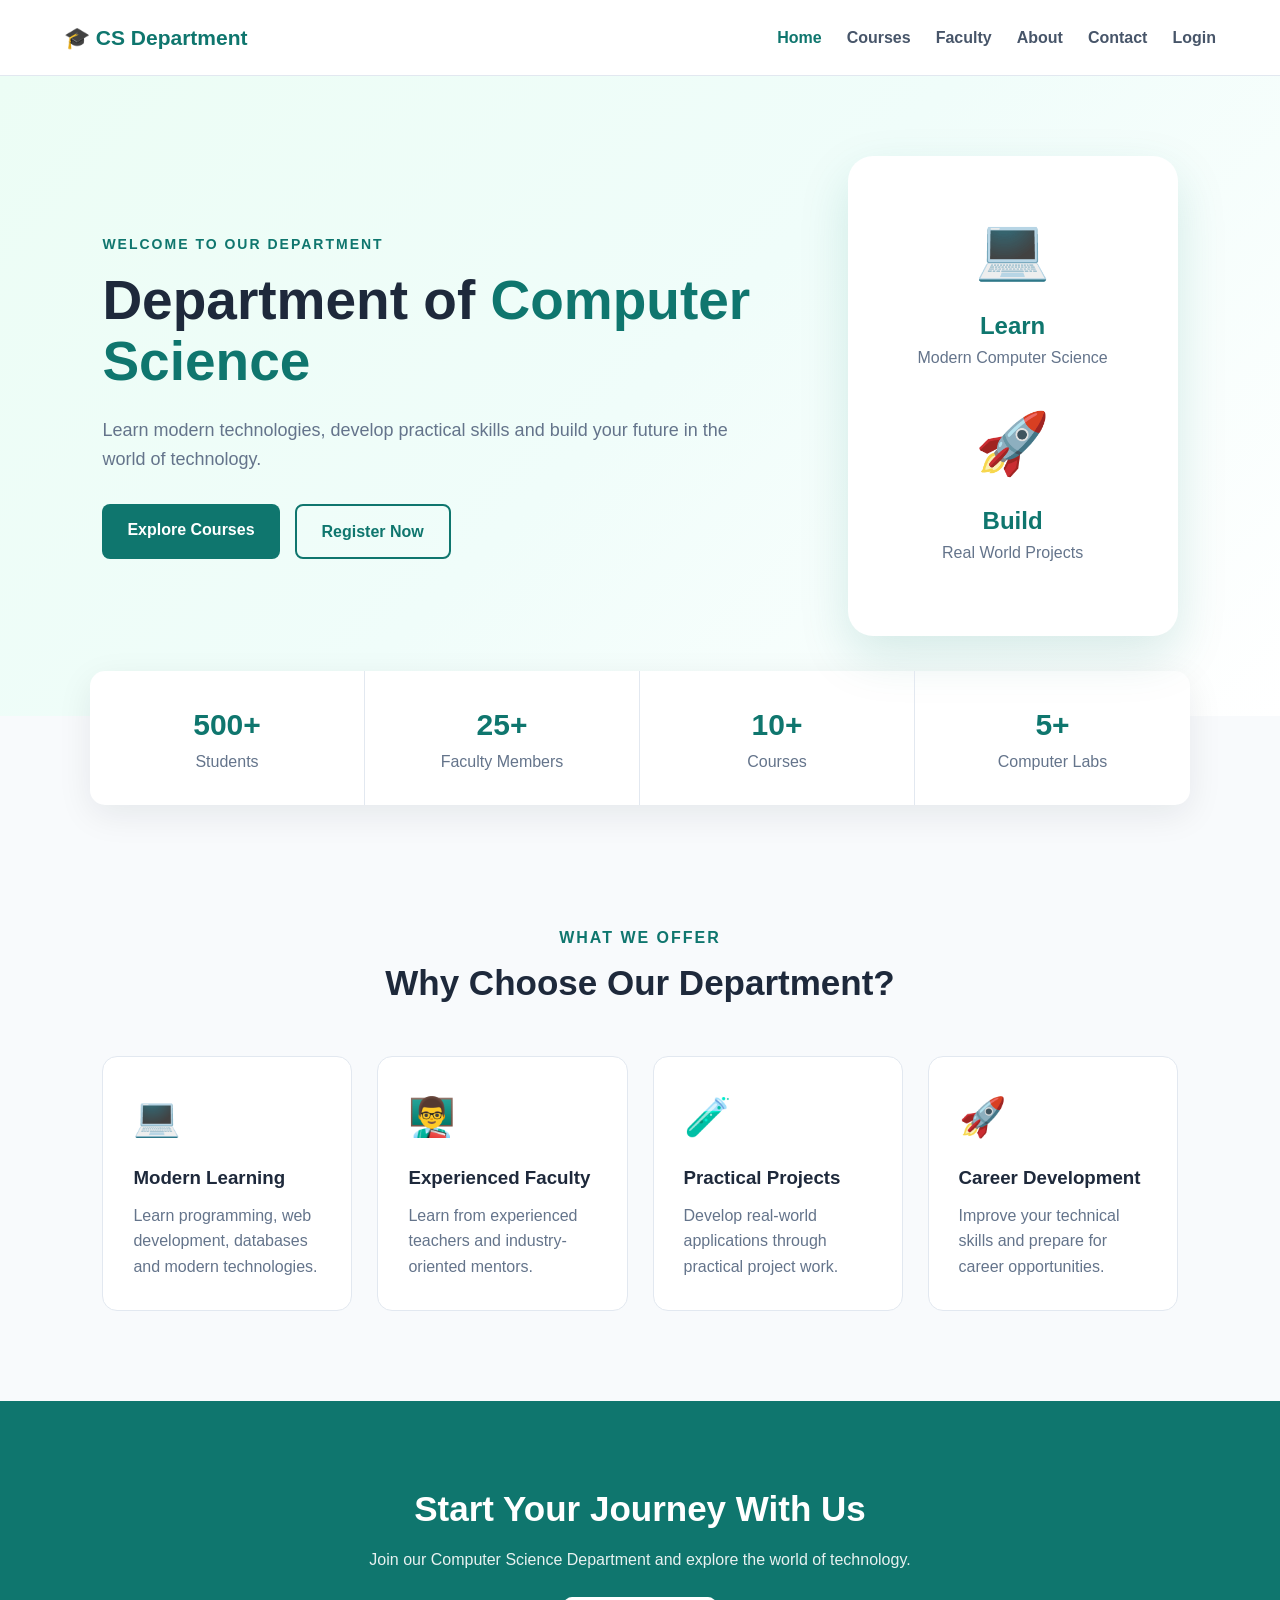
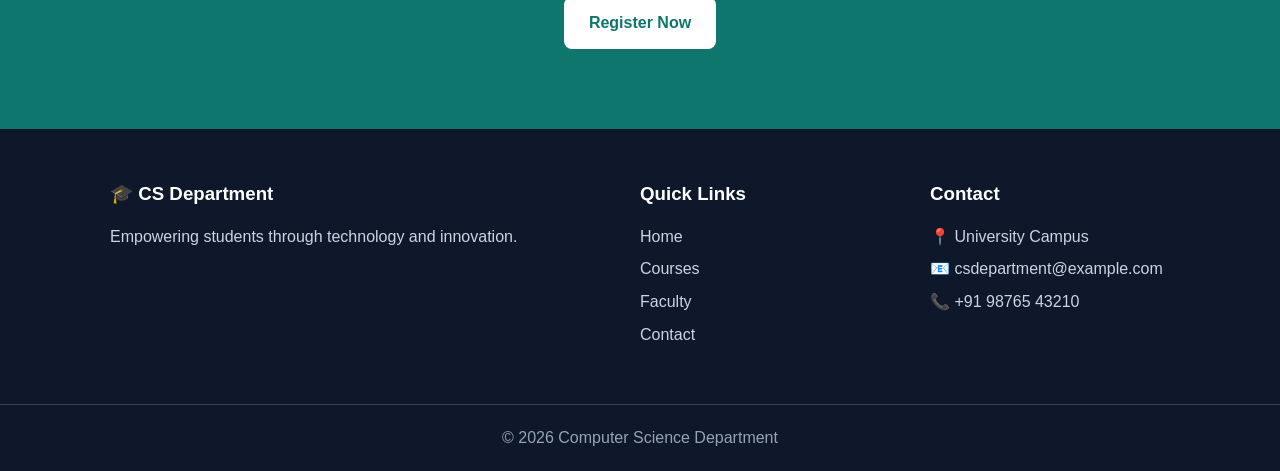
<file: index.html>
<!DOCTYPE html>
<html lang="en">

<head>
    <meta charset="UTF-8">
    <meta name="viewport" content="width=device-width, initial-scale=1.0">

    <title>Computer Science Department</title>

    <link rel="stylesheet" href="style.css">
</head>

<body>

<header>

    <nav class="navbar">

        <div class="logo">
            🎓 CS Department
        </div>

        <button class="menu-btn" onclick="toggleMenu()">
            ☰
        </button>

        <div class="nav-links" id="navLinks">

            <a href="index.html" class="active">Home</a>
            <a href="courses.html">Courses</a>
            <a href="faculty.html">Faculty</a>
            <a href="about.html">About</a>
            <a href="contact.html">Contact</a>
            <a href="login.php">Login</a>

        </div>

    </nav>

</header>


<!-- HERO -->

<section class="hero">

    <div class="hero-content">

        <p class="small-title">
            WELCOME TO OUR DEPARTMENT
        </p>

        <h1>
            Department of
            <span>Computer Science</span>
        </h1>

        <p>
            Learn modern technologies, develop practical skills
            and build your future in the world of technology.
        </p>

        <div class="hero-buttons">

            <a href="courses.html" class="btn primary-btn">
                Explore Courses
            </a>

            <a href="register.php" class="btn secondary-btn">
                Register Now
            </a>

        </div>

    </div>


    <div class="hero-card">

        <div class="floating-icon">
            💻
        </div>

        <h2>Learn</h2>

        <p>
            Modern Computer Science
        </p>


        <div class="floating-icon">
            🚀
        </div>

        <h2>Build</h2>

        <p>
            Real World Projects
        </p>

    </div>

</section>


<!-- STATISTICS -->

<section class="stats">

    <div class="stat-box">

        <h2>500+</h2>

        <p>Students</p>

    </div>


    <div class="stat-box">

        <h2>25+</h2>

        <p>Faculty Members</p>

    </div>


    <div class="stat-box">

        <h2>10+</h2>

        <p>Courses</p>

    </div>


    <div class="stat-box">

        <h2>5+</h2>

        <p>Computer Labs</p>

    </div>

</section>


<!-- FEATURES -->

<section class="features">

    <div class="section-title">

        <p>WHAT WE OFFER</p>

        <h2>
            Why Choose Our Department?
        </h2>

    </div>


    <div class="feature-container">

        <div class="feature-card">

            <div class="feature-icon">
                💻
            </div>

            <h3>
                Modern Learning
            </h3>

            <p>
                Learn programming, web development,
                databases and modern technologies.
            </p>

        </div>


        <div class="feature-card">

            <div class="feature-icon">
                👨‍🏫
            </div>

            <h3>
                Experienced Faculty
            </h3>

            <p>
                Learn from experienced teachers
                and industry-oriented mentors.
            </p>

        </div>


        <div class="feature-card">

            <div class="feature-icon">
                🧪
            </div>

            <h3>
                Practical Projects
            </h3>

            <p>
                Develop real-world applications
                through practical project work.
            </p>

        </div>


        <div class="feature-card">

            <div class="feature-icon">
                🚀
            </div>

            <h3>
                Career Development
            </h3>

            <p>
                Improve your technical skills
                and prepare for career opportunities.
            </p>

        </div>

    </div>

</section>


<!-- CTA -->

<section class="cta">

    <h2>
        Start Your Journey With Us
    </h2>

    <p>
        Join our Computer Science Department
        and explore the world of technology.
    </p>

    <a href="register.php" class="btn primary-btn">
        Register Now
    </a>

</section>


<!-- FOOTER -->

<footer>

    <div class="footer-content">

        <div>

            <h3>
                🎓 CS Department
            </h3>

            <p>
                Empowering students through
                technology and innovation.
            </p>

        </div>


        <div>

            <h3>
                Quick Links
            </h3>

            <a href="index.html">
                Home
            </a>

            <a href="courses.html">
                Courses
            </a>

            <a href="faculty.html">
                Faculty
            </a>

            <a href="contact.html">
                Contact
            </a>

        </div>


        <div>

            <h3>
                Contact
            </h3>

            <p>
                📍 University Campus
            </p>

            <p>
                📧 csdepartment@example.com
            </p>

            <p>
                📞 +91 98765 43210
            </p>

        </div>

    </div>


    <div class="copyright">

        © 2026 Computer Science Department

    </div>

</footer>


<script src="script.js"></script>

</body>

</html>
</file>
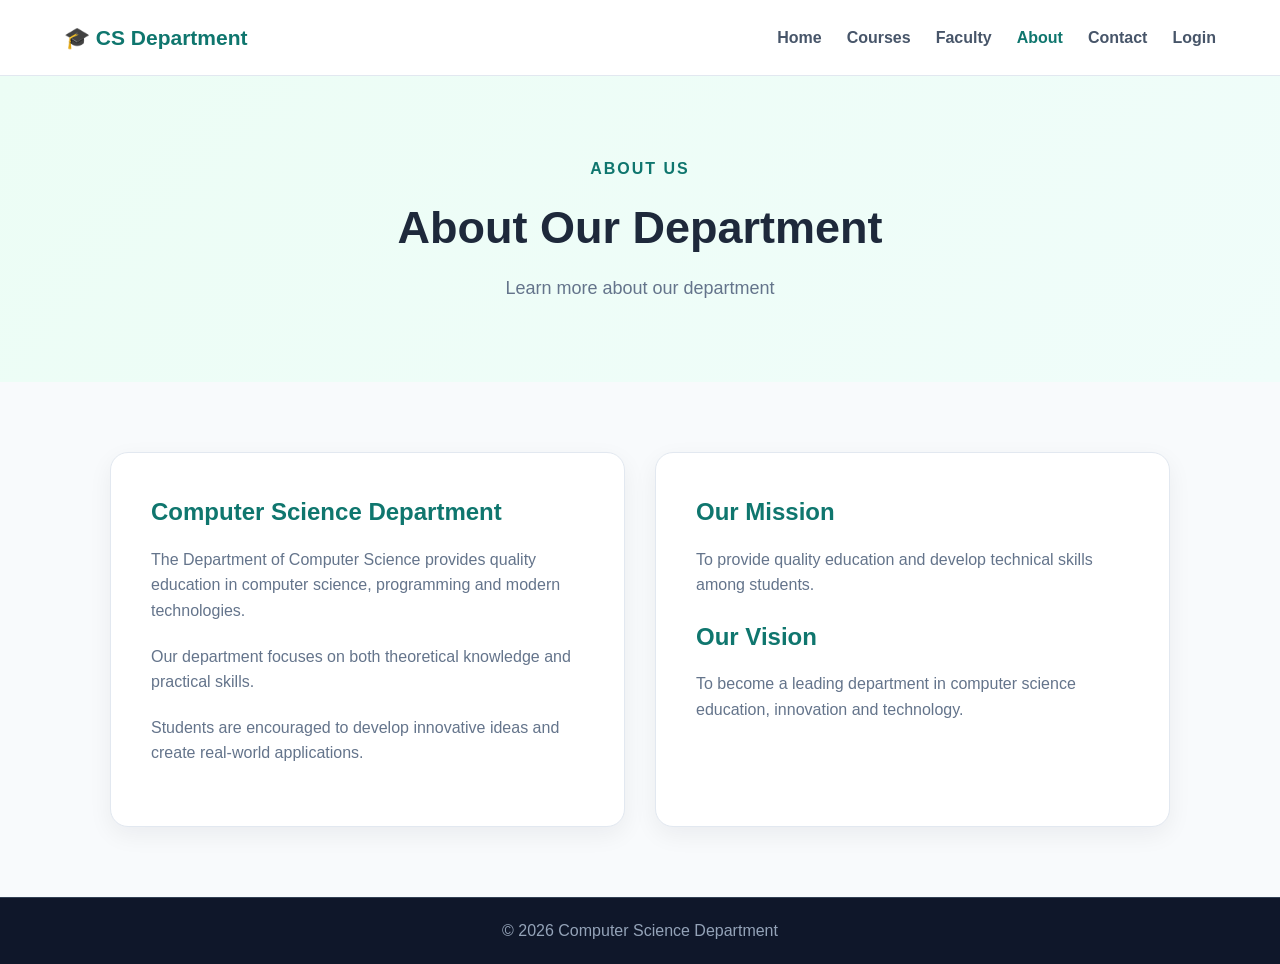
<file: about.html>
<!DOCTYPE html>
<html lang="en">

<head>

    <meta charset="UTF-8">

    <meta name="viewport"
        content="width=device-width, initial-scale=1.0">

    <title>About | CS Department</title>

    <link rel="stylesheet" href="style.css">

</head>

<body>


<header>

    <nav class="navbar">

        <div class="logo">
            🎓 CS Department
        </div>

        <button class="menu-btn"
            onclick="toggleMenu()">
            ☰
        </button>

        <div class="nav-links"
            id="navLinks">

            <a href="index.html">
                Home
            </a>

            <a href="courses.html">
                Courses
            </a>

            <a href="faculty.html">
                Faculty
            </a>

            <a href="about.html"
                class="active">
                About
            </a>

            <a href="contact.html">
                Contact
            </a>

            <a href="login.php">
                Login
            </a>

        </div>

    </nav>

</header>


<section class="page-header">

    <p>ABOUT US</p>

    <h1>
        About Our Department
    </h1>

    <span>
        Learn more about our department
    </span>

</section>


<section class="about-section">


    <div class="about-content">

        <h2>
            Computer Science Department
        </h2>

        <p>
            The Department of Computer Science
            provides quality education in computer
            science, programming and modern
            technologies.
        </p>

        <p>
            Our department focuses on both
            theoretical knowledge and practical
            skills.
        </p>

        <p>
            Students are encouraged to develop
            innovative ideas and create
            real-world applications.
        </p>

    </div>


    <div class="about-box">

        <h2>
            Our Mission
        </h2>

        <p>
            To provide quality education and
            develop technical skills among
            students.
        </p>


        <h2>
            Our Vision
        </h2>

        <p>
            To become a leading department in
            computer science education,
            innovation and technology.
        </p>

    </div>


</section>


<footer>

    <div class="copyright">

        © 2026 Computer Science Department

    </div>

</footer>


<script src="script.js"></script>

</body>

</html>
</file>
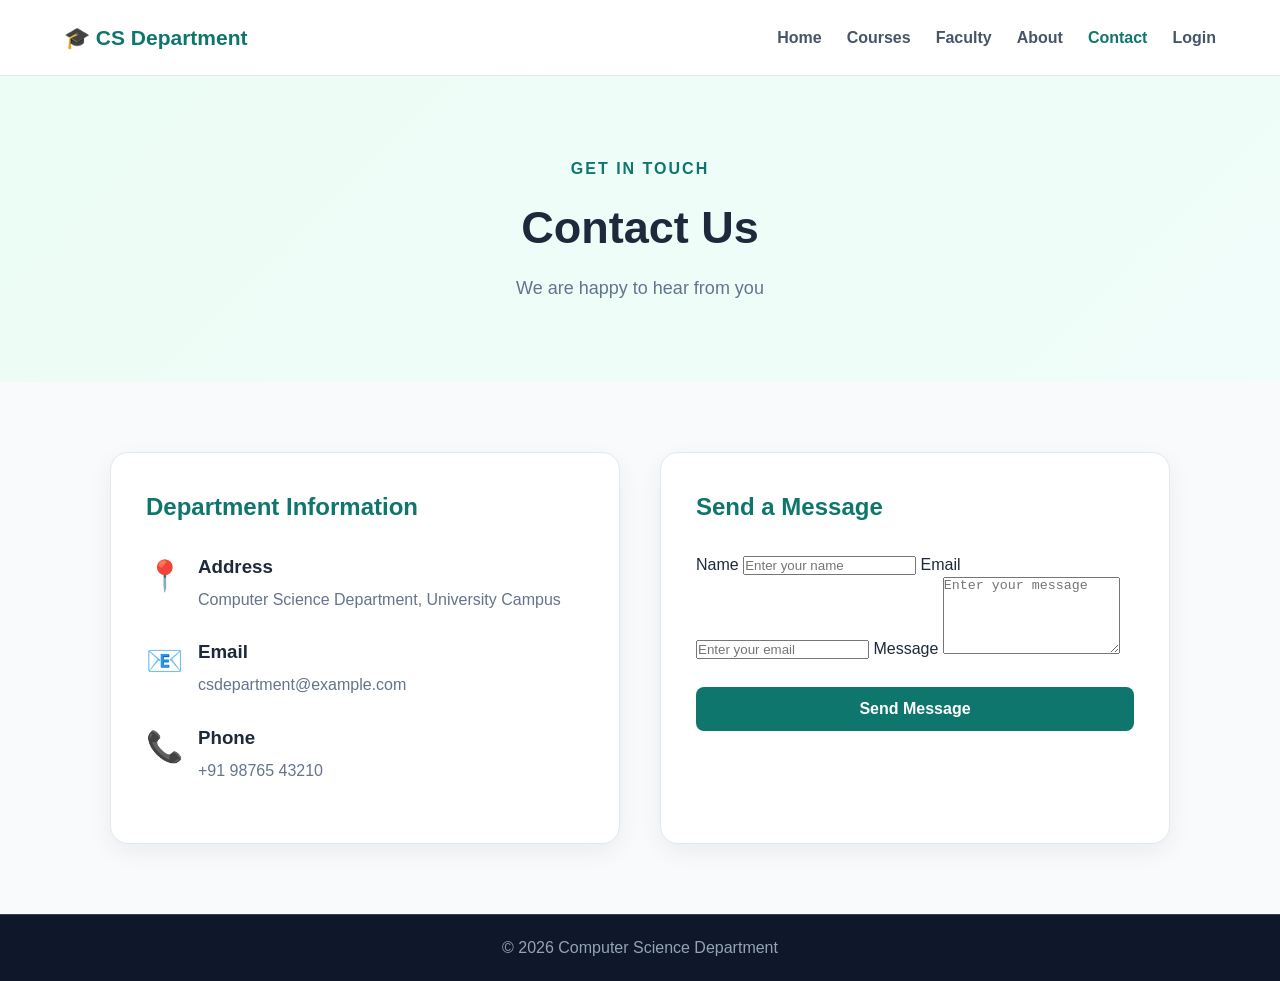
<file: contact.html>
<!DOCTYPE html>
<html lang="en">

<head>

    <meta charset="UTF-8">

    <meta name="viewport"
        content="width=device-width, initial-scale=1.0">

    <title>Contact | CS Department</title>

    <link rel="stylesheet" href="style.css">

</head>

<body>


<header>

    <nav class="navbar">

        <div class="logo">
            🎓 CS Department
        </div>

        <button class="menu-btn"
            onclick="toggleMenu()">
            ☰
        </button>

        <div class="nav-links"
            id="navLinks">

            <a href="index.html">
                Home
            </a>

            <a href="courses.html">
                Courses
            </a>

            <a href="faculty.html">
                Faculty
            </a>

            <a href="about.html">
                About
            </a>

            <a href="contact.html"
                class="active">
                Contact
            </a>

            <a href="login.php">
                Login
            </a>

        </div>

    </nav>

</header>


<section class="page-header">

    <p>GET IN TOUCH</p>

    <h1>
        Contact Us
    </h1>

    <span>
        We are happy to hear from you
    </span>

</section>


<section class="contact-section">


    <div class="contact-info">

        <h2>
            Department Information
        </h2>


        <div class="contact-item">

            <span>📍</span>

            <div>

                <h3>
                    Address
                </h3>

                <p>
                    Computer Science Department,
                    University Campus
                </p>

            </div>

        </div>


        <div class="contact-item">

            <span>📧</span>

            <div>

                <h3>
                    Email
                </h3>

                <p>
                    csdepartment@example.com
                </p>

            </div>

        </div>


        <div class="contact-item">

            <span>📞</span>

            <div>

                <h3>
                    Phone
                </h3>

                <p>
                    +91 98765 43210
                </p>

            </div>

        </div>

    </div>


    <div class="contact-form">

        <h2>
            Send a Message
        </h2>

        <form onsubmit="return contactMessage()">

            <label>
                Name
            </label>

            <input
                type="text"
                id="contactName"
                placeholder="Enter your name"
                required>


            <label>
                Email
            </label>

            <input
                type="email"
                placeholder="Enter your email"
                required>


            <label>
                Message
            </label>

            <textarea
                rows="5"
                placeholder="Enter your message"
                required></textarea>


            <button
                type="submit"
                class="form-btn">

                Send Message

            </button>

        </form>

    </div>


</section>


<footer>

    <div class="copyright">

        © 2026 Computer Science Department

    </div>

</footer>


<script src="script.js"></script>

</body>

</html>
</file>
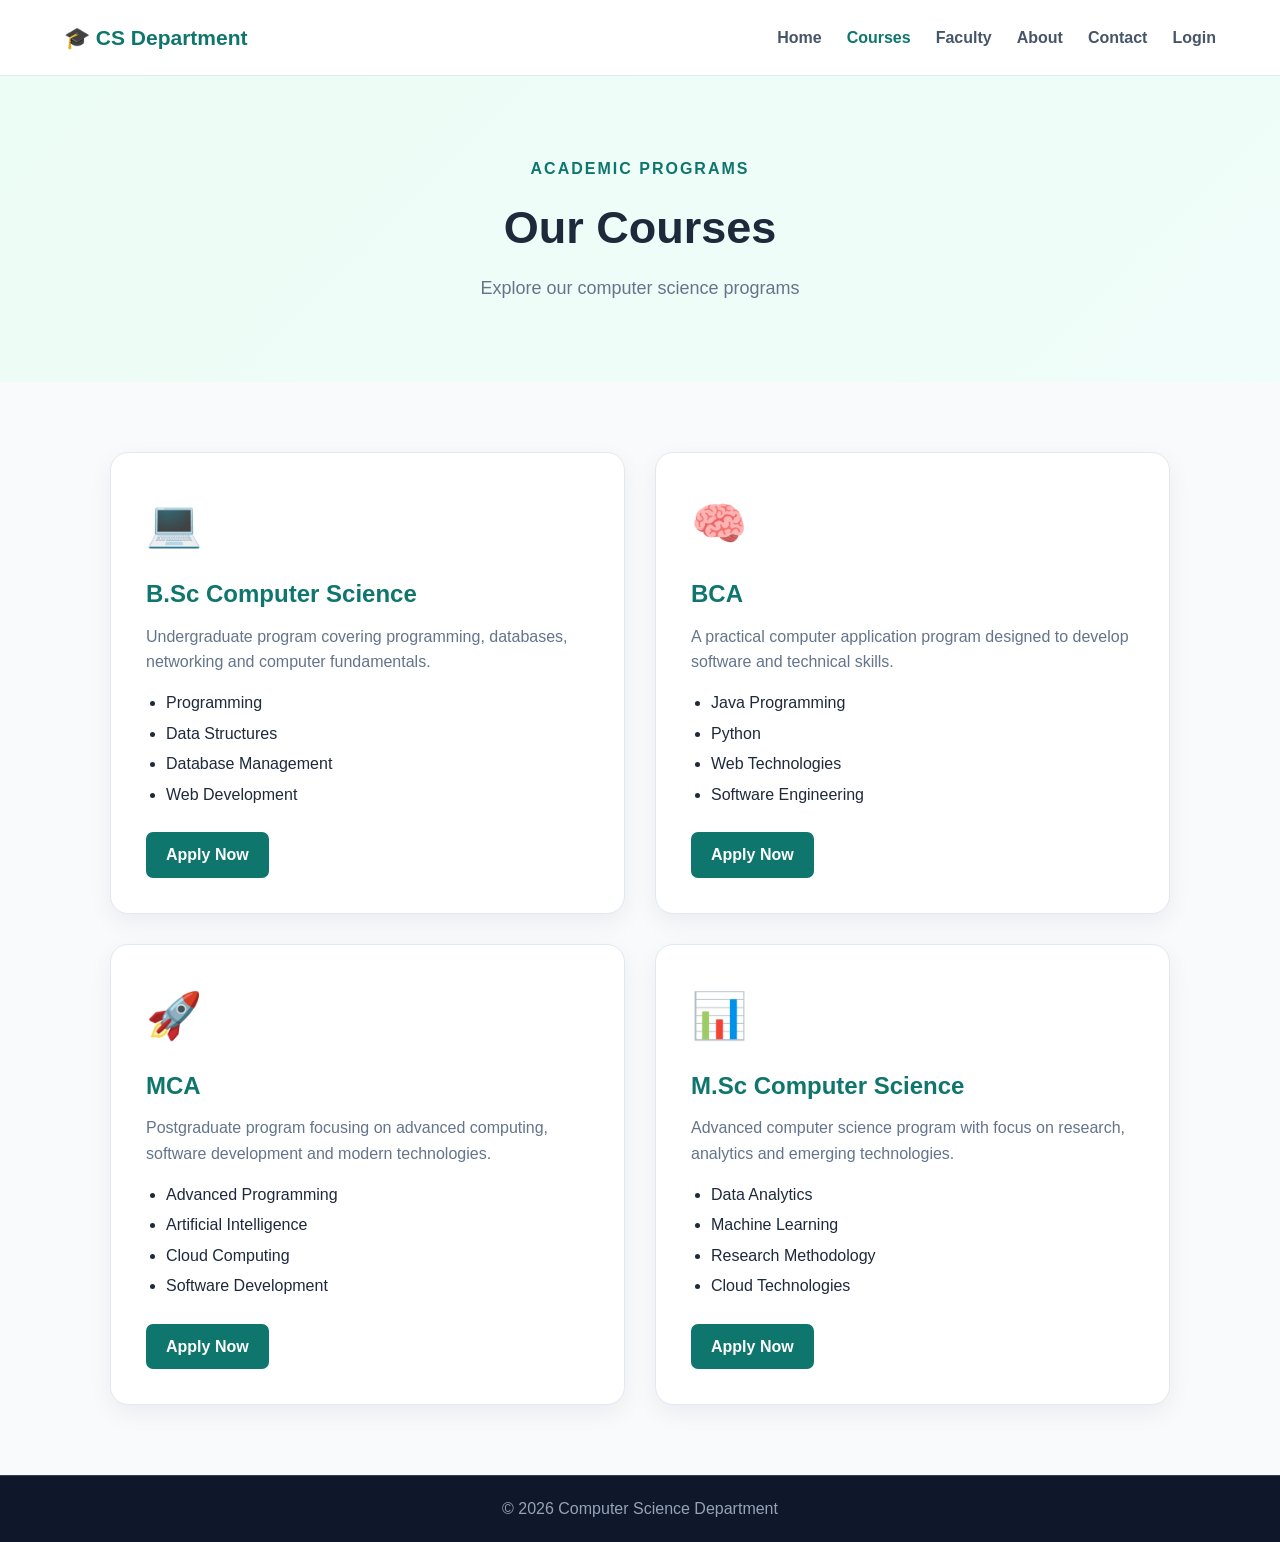
<file: courses.html>
<!DOCTYPE html>
<html lang="en">

<head>

    <meta charset="UTF-8">

    <meta name="viewport"
        content="width=device-width, initial-scale=1.0">

    <title>Courses | CS Department</title>

    <link rel="stylesheet" href="style.css">

</head>

<body>


<header>

    <nav class="navbar">

        <div class="logo">
            🎓 CS Department
        </div>

        <button class="menu-btn"
            onclick="toggleMenu()">
            ☰
        </button>

        <div class="nav-links" id="navLinks">

            <a href="index.html">
                Home
            </a>

            <a href="courses.html"
                class="active">
                Courses
            </a>

            <a href="faculty.html">
                Faculty
            </a>

            <a href="about.html">
                About
            </a>

            <a href="contact.html">
                Contact
            </a>

            <a href="login.php">
                Login
            </a>

        </div>

    </nav>

</header>


<section class="page-header">

    <p>ACADEMIC PROGRAMS</p>

    <h1>
        Our Courses
    </h1>

    <span>
        Explore our computer science programs
    </span>

</section>


<section class="course-section">


    <div class="course-card">

        <div class="course-icon">
            💻
        </div>

        <h2>
            B.Sc Computer Science
        </h2>

        <p>
            Undergraduate program covering
            programming, databases, networking
            and computer fundamentals.
        </p>

        <ul>

            <li>Programming</li>

            <li>Data Structures</li>

            <li>Database Management</li>

            <li>Web Development</li>

        </ul>

        <a href="register.php"
            class="course-btn">
            Apply Now
        </a>

    </div>


    <div class="course-card">

        <div class="course-icon">
            🧠
        </div>

        <h2>
            BCA
        </h2>

        <p>
            A practical computer application
            program designed to develop
            software and technical skills.
        </p>

        <ul>

            <li>Java Programming</li>

            <li>Python</li>

            <li>Web Technologies</li>

            <li>Software Engineering</li>

        </ul>

        <a href="register.php"
            class="course-btn">
            Apply Now
        </a>

    </div>


    <div class="course-card">

        <div class="course-icon">
            🚀
        </div>

        <h2>
            MCA
        </h2>

        <p>
            Postgraduate program focusing on
            advanced computing, software
            development and modern technologies.
        </p>

        <ul>

            <li>Advanced Programming</li>

            <li>Artificial Intelligence</li>

            <li>Cloud Computing</li>

            <li>Software Development</li>

        </ul>

        <a href="register.php"
            class="course-btn">
            Apply Now
        </a>

    </div>


    <div class="course-card">

        <div class="course-icon">
            📊
        </div>

        <h2>
            M.Sc Computer Science
        </h2>

        <p>
            Advanced computer science program
            with focus on research, analytics
            and emerging technologies.
        </p>

        <ul>

            <li>Data Analytics</li>

            <li>Machine Learning</li>

            <li>Research Methodology</li>

            <li>Cloud Technologies</li>

        </ul>

        <a href="register.php"
            class="course-btn">
            Apply Now
        </a>

    </div>


</section>


<footer>

    <div class="copyright">

        © 2026 Computer Science Department

    </div>

</footer>


<script src="script.js"></script>

</body>

</html>
</file>
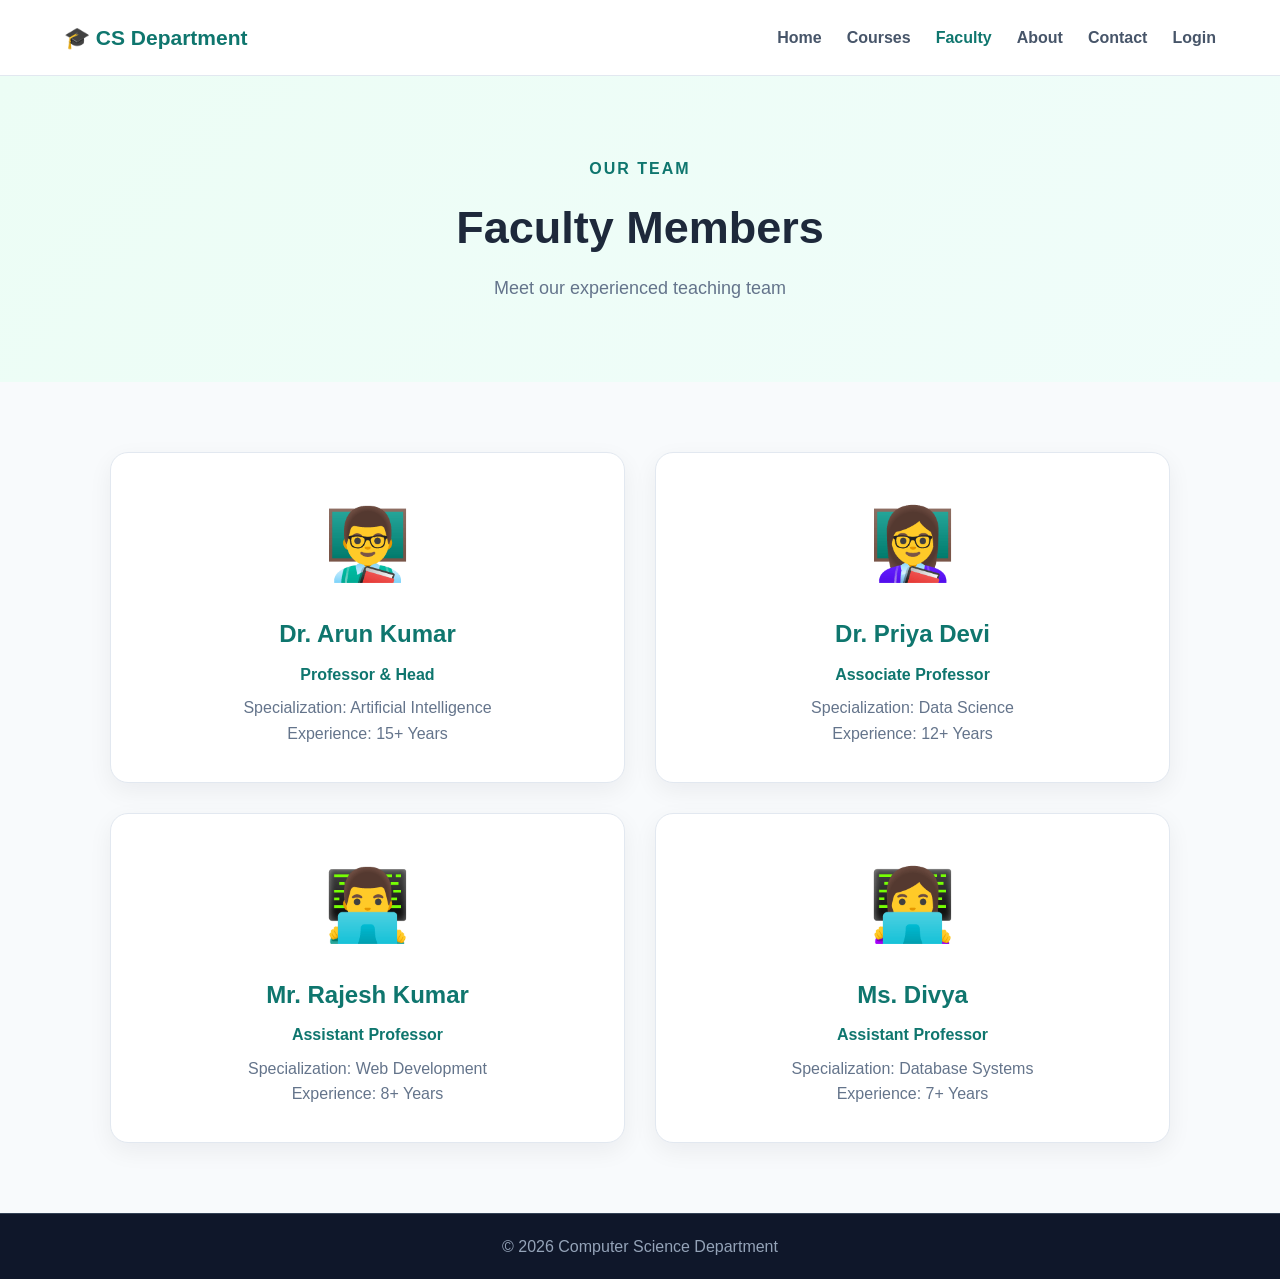
<file: faculty.html>
<!DOCTYPE html>
<html lang="en">

<head>

    <meta charset="UTF-8">

    <meta name="viewport"
        content="width=device-width, initial-scale=1.0">

    <title>Faculty | CS Department</title>

    <link rel="stylesheet" href="style.css">

</head>

<body>


<header>

    <nav class="navbar">

        <div class="logo">
            🎓 CS Department
        </div>

        <button class="menu-btn"
            onclick="toggleMenu()">
            ☰
        </button>

        <div class="nav-links"
            id="navLinks">

            <a href="index.html">
                Home
            </a>

            <a href="courses.html">
                Courses
            </a>

            <a href="faculty.html"
                class="active">
                Faculty
            </a>

            <a href="about.html">
                About
            </a>

            <a href="contact.html">
                Contact
            </a>

            <a href="login.php">
                Login
            </a>

        </div>

    </nav>

</header>


<section class="page-header">

    <p>OUR TEAM</p>

    <h1>
        Faculty Members
    </h1>

    <span>
        Meet our experienced teaching team
    </span>

</section>


<section class="faculty-section">


    <div class="faculty-card">

        <div class="faculty-avatar">
            👨‍🏫
        </div>

        <h2>
            Dr. Arun Kumar
        </h2>

        <p class="designation">
            Professor & Head
        </p>

        <p>
            Specialization:
            Artificial Intelligence
        </p>

        <p>
            Experience: 15+ Years
        </p>

    </div>


    <div class="faculty-card">

        <div class="faculty-avatar">
            👩‍🏫
        </div>

        <h2>
            Dr. Priya Devi
        </h2>

        <p class="designation">
            Associate Professor
        </p>

        <p>
            Specialization:
            Data Science
        </p>

        <p>
            Experience: 12+ Years
        </p>

    </div>


    <div class="faculty-card">

        <div class="faculty-avatar">
            👨‍💻
        </div>

        <h2>
            Mr. Rajesh Kumar
        </h2>

        <p class="designation">
            Assistant Professor
        </p>

        <p>
            Specialization:
            Web Development
        </p>

        <p>
            Experience: 8+ Years
        </p>

    </div>


    <div class="faculty-card">

        <div class="faculty-avatar">
            👩‍💻
        </div>

        <h2>
            Ms. Divya
        </h2>

        <p class="designation">
            Assistant Professor
        </p>

        <p>
            Specialization:
            Database Systems
        </p>

        <p>
            Experience: 7+ Years
        </p>

    </div>


</section>


<footer>

    <div class="copyright">

        © 2026 Computer Science Department

    </div>

</footer>


<script src="script.js"></script>

</body>

</html>
</file>
<file: style.css>
* {
    margin: 0;
    padding: 0;
    box-sizing: border-box;
}


html {
    scroll-behavior: smooth;
}


body {
    font-family: Arial, Helvetica, sans-serif;
    background: #f8fafc;
    color: #1e293b;
    line-height: 1.6;
}


/* =========================
   NAVBAR
========================= */

header {
    background: #ffffff;
    border-bottom: 1px solid #e2e8f0;

    position: sticky;
    top: 0;

    z-index: 1000;
}


.navbar {
    width: 90%;
    max-width: 1200px;

    min-height: 75px;

    margin: auto;

    display: flex;
    align-items: center;
    justify-content: space-between;
}


.logo {
    font-size: 21px;
    font-weight: bold;
    color: #0f766e;
}


.nav-links {
    display: flex;
    align-items: center;
    gap: 25px;
}


.nav-links a {
    text-decoration: none;

    color: #475569;

    font-weight: 600;

    transition: 0.3s;
}


.nav-links a:hover,
.nav-links a.active {
    color: #0f766e;
}


.menu-btn {
    display: none;

    border: none;
    background: none;

    font-size: 28px;

    cursor: pointer;
}


/* =========================
   HERO
========================= */

.hero {
    min-height: 600px;

    padding: 80px 8%;

    display: flex;

    align-items: center;

    justify-content: space-between;

    gap: 50px;

    background:
        linear-gradient(
            135deg,
            #ecfdf5,
            #f0fdfa,
            #ffffff
        );
}


.hero-content {
    max-width: 650px;
}


.small-title {
    color: #0f766e;

    font-size: 14px;

    font-weight: bold;

    letter-spacing: 2px;

    margin-bottom: 15px;
}


.hero h1 {
    font-size: 55px;

    line-height: 1.1;

    margin-bottom: 25px;
}


.hero h1 span {
    color: #0f766e;
}


.hero-content > p:not(.small-title) {
    font-size: 18px;

    color: #64748b;

    margin-bottom: 30px;
}


.hero-buttons {
    display: flex;

    gap: 15px;
}


.btn {
    display: inline-block;

    padding: 13px 25px;

    border-radius: 8px;

    text-decoration: none;

    font-weight: bold;

    transition: 0.3s;
}


.primary-btn {
    background: #0f766e;

    color: white;
}


.primary-btn:hover {
    background: #115e59;

    transform: translateY(-2px);
}


.secondary-btn {
    border: 2px solid #0f766e;

    color: #0f766e;
}


.secondary-btn:hover {
    background: #0f766e;

    color: white;
}


/* =========================
   HERO CARD
========================= */

.hero-card {
    width: 330px;

    min-height: 350px;

    padding: 45px;

    background: white;

    border-radius: 25px;

    box-shadow:
        0 20px 50px
        rgba(15, 118, 110, 0.15);

    text-align: center;
}


.floating-icon {
    font-size: 60px;

    margin-bottom: 10px;
}


.hero-card h2 {
    color: #0f766e;
}


.hero-card p {
    color: #64748b;

    margin-bottom: 25px;
}


/* =========================
   STATISTICS
========================= */

.stats {
    width: 90%;

    max-width: 1100px;

    margin: -45px auto 70px;

    display: grid;

    grid-template-columns:
        repeat(4, 1fr);

    background: white;

    border-radius: 15px;

    box-shadow:
        0 10px 35px
        rgba(15, 23, 42, 0.08);

    overflow: hidden;
}


.stat-box {
    text-align: center;

    padding: 30px 15px;

    border-right: 1px solid #e2e8f0;
}


.stat-box:last-child {
    border-right: none;
}


.stat-box h2 {
    color: #0f766e;

    font-size: 30px;
}


.stat-box p {
    color: #64748b;
}


/* =========================
   SECTION
========================= */

.features {
    padding: 50px 8% 90px;
}


.section-title {
    text-align: center;

    margin-bottom: 45px;
}


.section-title p {
    color: #0f766e;

    font-weight: bold;

    letter-spacing: 2px;
}


.section-title h2 {
    font-size: 35px;

    margin-top: 5px;
}


.feature-container {
    max-width: 1100px;

    margin: auto;

    display: grid;

    grid-template-columns:
        repeat(4, 1fr);

    gap: 25px;
}


.feature-card {
    background: white;

    padding: 30px;

    border-radius: 15px;

    border: 1px solid #e2e8f0;

    transition: 0.3s;
}


.feature-card:hover {
    transform: translateY(-8px);

    box-shadow:
        0 15px 35px
        rgba(15, 23, 42, 0.1);
}


.feature-icon {
    font-size: 38px;

    margin-bottom: 15px;
}


.feature-card h3 {
    margin-bottom: 10px;
}


.feature-card p {
    color: #64748b;
}


/* =========================
   PAGE HEADER
========================= */

.page-header {
    text-align: center;

    padding: 80px 20px;

    background:
        linear-gradient(
            135deg,
            #ecfdf5,
            #f0fdfa
        );
}


.page-header p {
    color: #0f766e;

    font-weight: bold;

    letter-spacing: 2px;
}


.page-header h1 {
    font-size: 45px;

    margin: 10px 0;
}


.page-header span {
    color: #64748b;

    font-size: 18px;
}


/* =========================
   COURSES
========================= */

.course-section {
    max-width: 1100px;

    margin: 70px auto;

    padding: 0 20px;

    display: grid;

    grid-template-columns:
        repeat(2, 1fr);

    gap: 30px;
}


.course-card {
    background: white;

    padding: 35px;

    border-radius: 18px;

    border: 1px solid #e2e8f0;

    box-shadow:
        0 8px 25px
        rgba(15, 23, 42, 0.06);

    transition: 0.3s;
}


.course-card:hover {
    transform: translateY(-5px);
}


.course-icon {
    font-size: 45px;

    margin-bottom: 15px;
}


.course-card h2 {
    color: #0f766e;

    margin-bottom: 10px;
}


.course-card p {
    color: #64748b;

    margin-bottom: 15px;
}


.course-card ul {
    margin-left: 20px;

    margin-bottom: 25px;
}


.course-card li {
    margin-bottom: 5px;
}


.course-btn {
    display: inline-block;

    background: #0f766e;

    color: white;

    padding: 10px 20px;

    border-radius: 7px;

    text-decoration: none;

    font-weight: bold;
}


/* =========================
   FACULTY
========================= */

.faculty-section {
    max-width: 1100px;

    margin: 70px auto;

    padding: 0 20px;

    display: grid;

    grid-template-columns:
        repeat(2, 1fr);

    gap: 30px;
}


.faculty-card {
    background: white;

    padding: 35px;

    border-radius: 18px;

    text-align: center;

    border: 1px solid #e2e8f0;

    box-shadow:
        0 8px 25px
        rgba(15, 23, 42, 0.06);
}


.faculty-avatar {
    font-size: 70px;

    margin-bottom: 15px;
}


.faculty-card h2 {
    color: #0f766e;
}


.faculty-card p {
    color: #64748b;
}


.faculty-card .designation {
    color: #0f766e;

    font-weight: bold;

    margin: 8px 0;
}


/* =========================
   ABOUT
========================= */

.about-section {
    max-width: 1100px;

    margin: 70px auto;

    padding: 0 20px;

    display: grid;

    grid-template-columns:
        1fr 1fr;

    gap: 30px;
}


.about-content,
.about-box {
    background: white;

    padding: 40px;

    border-radius: 18px;

    border: 1px solid #e2e8f0;

    box-shadow:
        0 8px 25px
        rgba(15, 23, 42, 0.06);
}


.about-content h2,
.about-box h2 {
    color: #0f766e;

    margin-bottom: 15px;
}


.about-content p,
.about-box p {
    color: #64748b;

    margin-bottom: 20px;
}


/* =========================
   CONTACT
========================= */

.contact-section {
    max-width: 1100px;

    margin: 70px auto;

    padding: 0 20px;

    display: grid;

    grid-template-columns:
        1fr 1fr;

    gap: 40px;
}


.contact-info,
.contact-form {
    background: white;

    padding: 35px;

    border-radius: 18px;

    border: 1px solid #e2e8f0;

    box-shadow:
        0 8px 25px
        rgba(15, 23, 42, 0.06);
}


.contact-info h2,
.contact-form h2 {
    color: #0f766e;

    margin-bottom: 25px;
}


.contact-item {
    display: flex;

    gap: 15px;

    margin-bottom: 25px;
}


.contact-item span {
    font-size: 30px;
}


.contact-item h3 {
    margin-bottom: 5px;
}


.contact-item p {
    color: #64748b;
}


/* =========================
   FORMS
========================= */

.form-page {
    min-height: calc(100vh - 150px);

    padding: 70px 20px;

    display: flex;

    align-items: center;

    justify-content: center;

    background: #f1f5f9;
}


.form-container {
    width: 100%;

    max-width: 480px;

    padding: 40px;

    background: white;

    border-radius: 20px;

    box-shadow:
        0 15px 40px
        rgba(15, 23, 42, 0.1);
}


.form-icon {
    text-align: center;

    font-size: 55px;

    margin-bottom: 10px;
}


.form-container h1 {
    text-align: center;

    margin-bottom: 5px;
}


.form-subtitle {
    text-align: center;

    color: #64748b;

    margin-bottom: 25px;
}


.form-container label {
    display: block;

    font-weight: bold;

    margin: 15px 0 7px;
}


.form-container input,
.form-container select,
.form-container textarea {
    width: 100%;

    padding: 12px 14px;

    border: 1px solid #cbd5e1;

    border-radius: 8px;

    font-size: 15px;

    outline: none;
}


.form-container input:focus,
.form-container select:focus,
.form-container textarea:focus {
    border-color: #0f766e;

    box-shadow:
        0 0 0 3px
        rgba(15, 118, 110, 0.1);
}


.password-box {
    display: flex;

    border: 1px solid #cbd5e1;

    border-radius: 8px;

    overflow: hidden;
}


.password-box input {
    border: none;

    border-radius: 0;
}


.password-box button {
    border: none;

    background: white;

    cursor: pointer;

    padding: 0 15px;

    font-size: 18px;
}


.form-btn {
    width: 100%;

    margin-top: 25px;

    padding: 13px;

    border: none;

    border-radius: 8px;

    background: #0f766e;

    color: white;

    font-size: 16px;

    font-weight: bold;

    cursor: pointer;

    transition: 0.3s;
}


.form-btn:hover {
    background: #115e59;
}


.form-bottom {
    text-align: center;

    margin-top: 20px;

    color: #64748b;
}


.form-bottom a {
    color: #0f766e;

    font-weight: bold;

    text-decoration: none;
}


.error-message,
.success-message {
    padding: 12px;

    border-radius: 8px;

    margin-bottom: 15px;

    text-align: center;
}


.error-message {
    background: #fee2e2;

    color: #991b1b;
}


.success-message {
    background: #dcfce7;

    color: #166534;
}


/* =========================
   DASHBOARD
========================= */

.dashboard-page {
    min-height: calc(100vh - 150px);

    padding: 70px 20px;

    background: #f1f5f9;
}


.dashboard-container {
    max-width: 1000px;

    margin: auto;

    text-align: center;
}


.dashboard-icon {
    font-size: 60px;
}


.dashboard-container h1 {
    font-size: 35px;

    margin: 10px 0;
}


.dashboard-container > p {
    color: #64748b;

    margin-bottom: 35px;
}


.dashboard-cards {
    display: grid;

    grid-template-columns:
        repeat(4, 1fr);

    gap: 20px;

    margin-bottom: 35px;
}


.dashboard-card {
    background: white;

    padding: 30px 20px;

    border-radius: 15px;

    text-decoration: none;

    color: #1e293b;

    border: 1px solid #e2e8f0;

    transition: 0.3s;
}


.dashboard-card:hover {
    transform: translateY(-5px);

    border-color: #0f766e;
}


.dashboard-card:first-letter {
    font-size: 30px;
}


.dashboard-card h3 {
    color: #0f766e;

    margin: 10px 0;
}


.dashboard-card p {
    color: #64748b;
}


.logout-button {
    display: inline-block;

    background: #dc2626;

    color: white;

    padding: 12px 25px;

    border-radius: 8px;

    text-decoration: none;

    font-weight: bold;
}


/* =========================
   CTA
========================= */

.cta {
    padding: 80px 20px;

    text-align: center;

    background: #0f766e;

    color: white;
}


.cta h2 {
    font-size: 35px;

    margin-bottom: 10px;
}


.cta p {
    margin-bottom: 25px;

    opacity: 0.9;
}


.cta .primary-btn {
    background: white;

    color: #0f766e;
}


/* =========================
   FOOTER
========================= */

footer {
    background: #0f172a;

    color: white;
}


.footer-content {
    max-width: 1100px;

    margin: auto;

    padding: 50px 20px;

    display: grid;

    grid-template-columns:
        2fr 1fr 1fr;

    gap: 50px;
}


.footer-content h3 {
    margin-bottom: 15px;
}


.footer-content p {
    color: #cbd5e1;

    margin-bottom: 7px;
}


.footer-content a {
    display: block;

    color: #cbd5e1;

    text-decoration: none;

    margin-bottom: 7px;
}


.footer-content a:hover {
    color: white;
}


.copyright {
    text-align: center;

    border-top: 1px solid #334155;

    padding: 20px;

    color: #94a3b8;
}


/* =========================
   RESPONSIVE
========================= */

@media (max-width: 900px) {

    .hero {
        flex-direction: column;

        text-align: center;
    }


    .hero-buttons {
        justify-content: center;
    }


    .feature-container {
        grid-template-columns:
            repeat(2, 1fr);
    }


    .stats {
        grid-template-columns:
            repeat(2, 1fr);
    }


    .course-section,
    .faculty-section,
    .about-section,
    .contact-section {
        grid-template-columns: 1fr;
    }


    .dashboard-cards {
        grid-template-columns:
            repeat(2, 1fr);
    }


    .hero h1 {
        font-size: 42px;
    }

}


@media (max-width: 700px) {

    .menu-btn {
        display: block;
    }


    .nav-links {
        display: none;

        position: absolute;

        top: 75px;

        left: 0;

        width: 100%;

        background: white;

        padding: 20px;

        flex-direction: column;

        box-shadow:
            0 10px 20px
            rgba(0,0,0,0.1);
    }


    .nav-links.show {
        display: flex;
    }


    .hero {
        padding: 60px 20px;
    }


    .hero h1 {
        font-size: 36px;
    }


    .hero-card {
        width: 100%;

        max-width: 330px;
    }


    .feature-container {
        grid-template-columns: 1fr;
    }


    .stats {
        width: 90%;

        grid-template-columns:
            1fr 1fr;
    }


    .dashboard-cards {
        grid-template-columns: 1fr;
    }


    .footer-content {
        grid-template-columns: 1fr;

        gap: 30px;
    }


    .form-container {
        padding: 30px 20px;
    }

}
</file>
